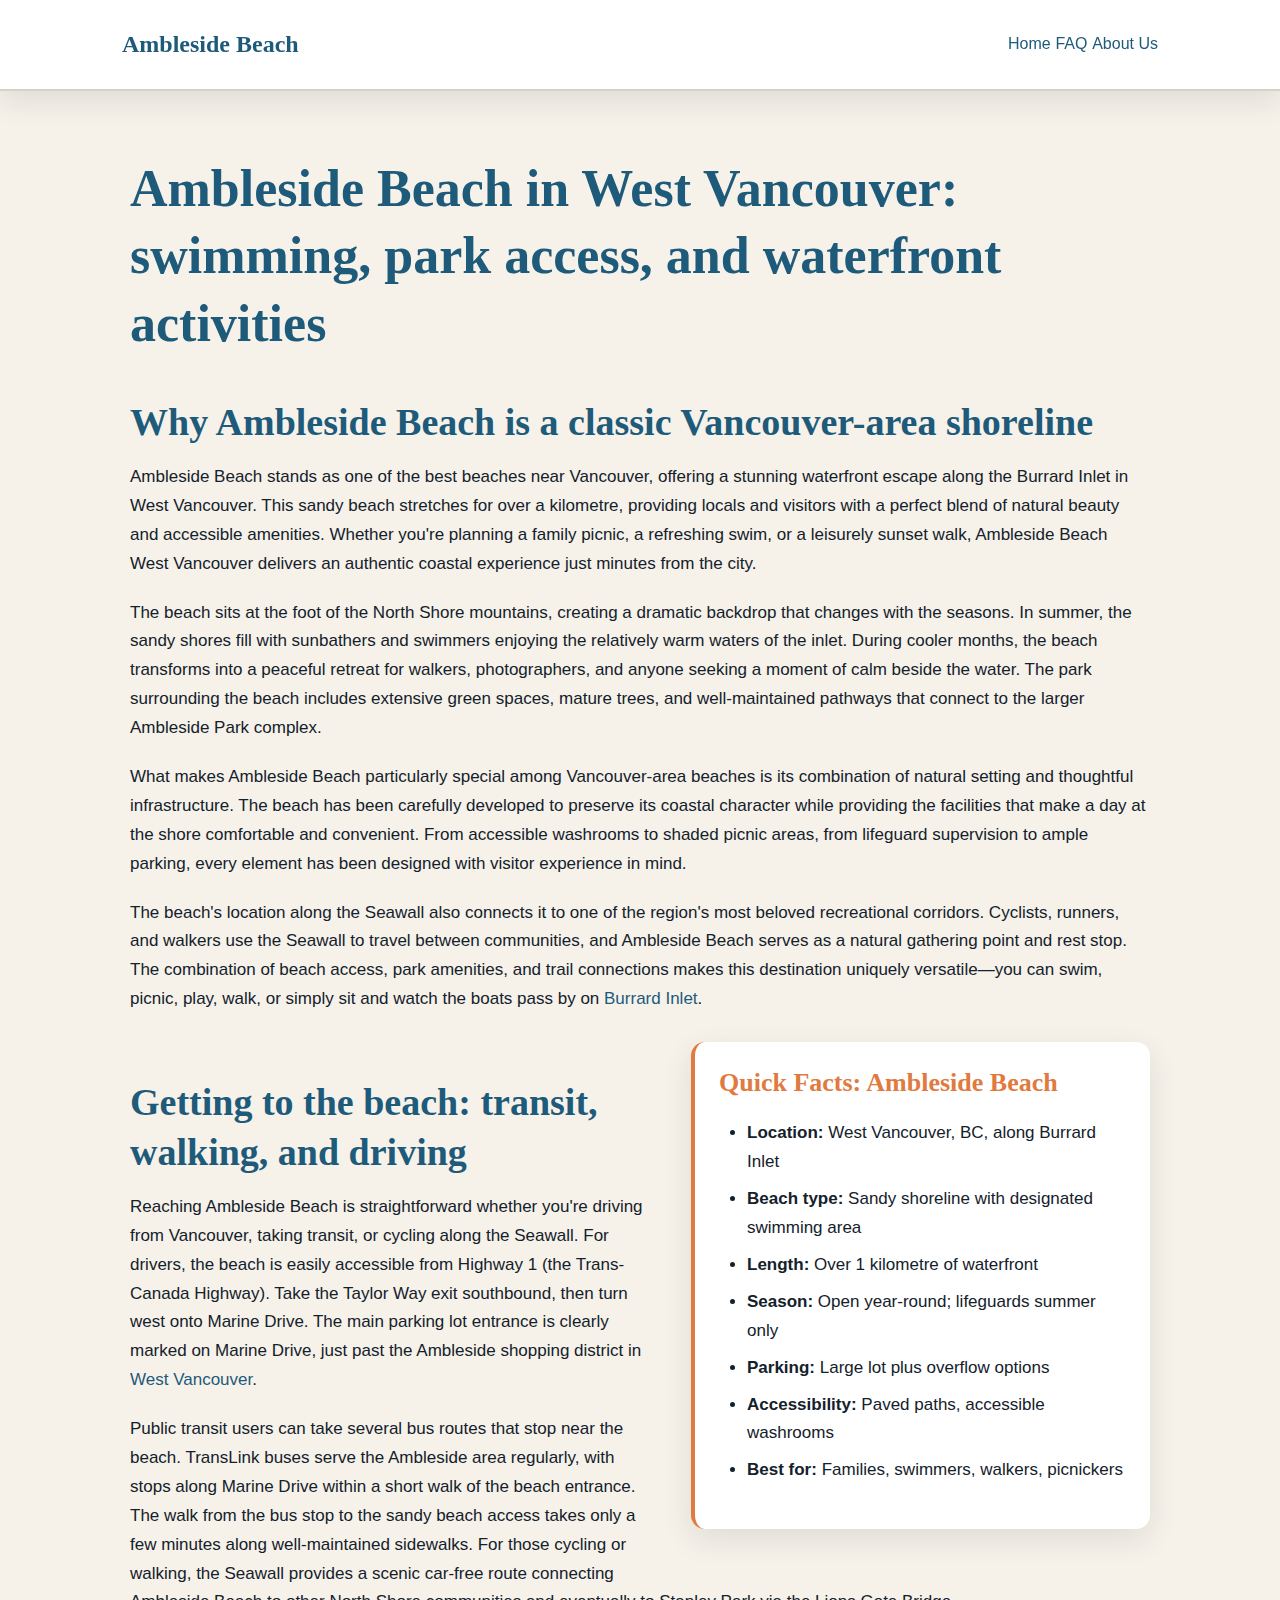
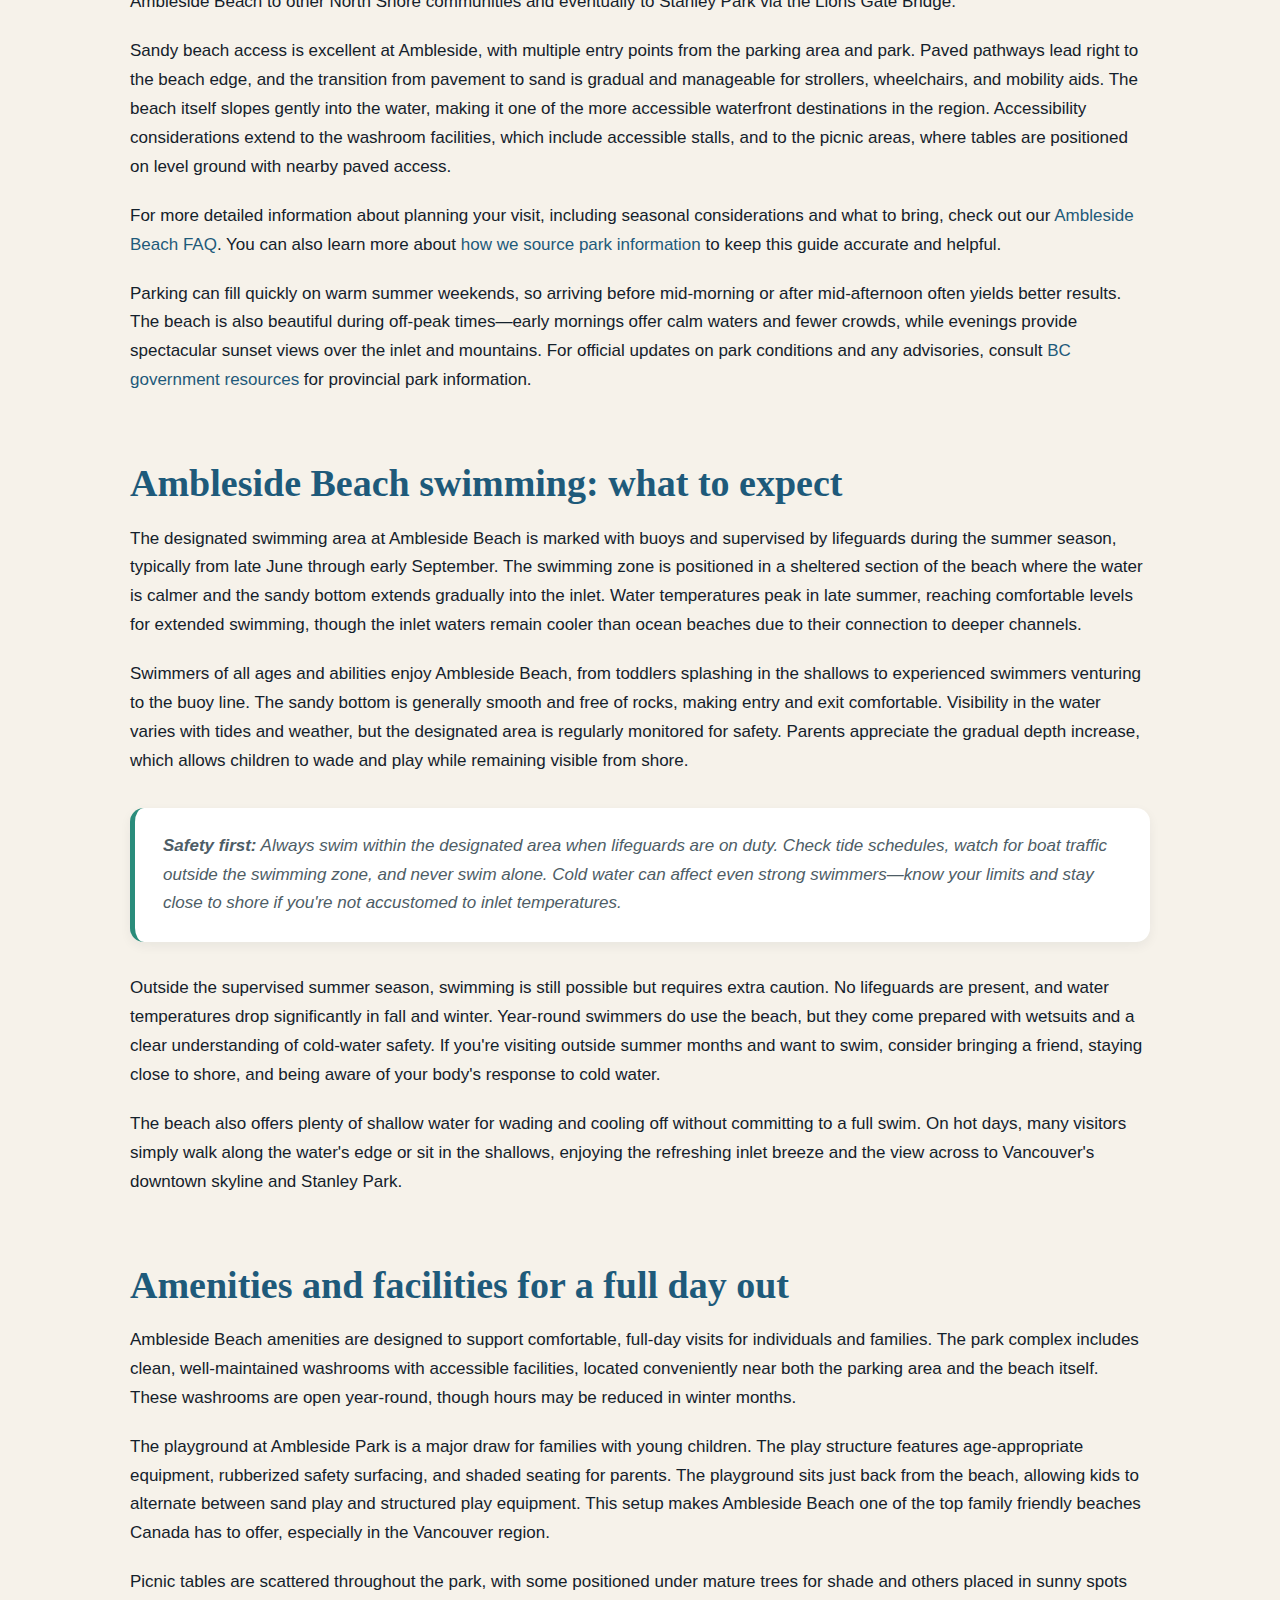
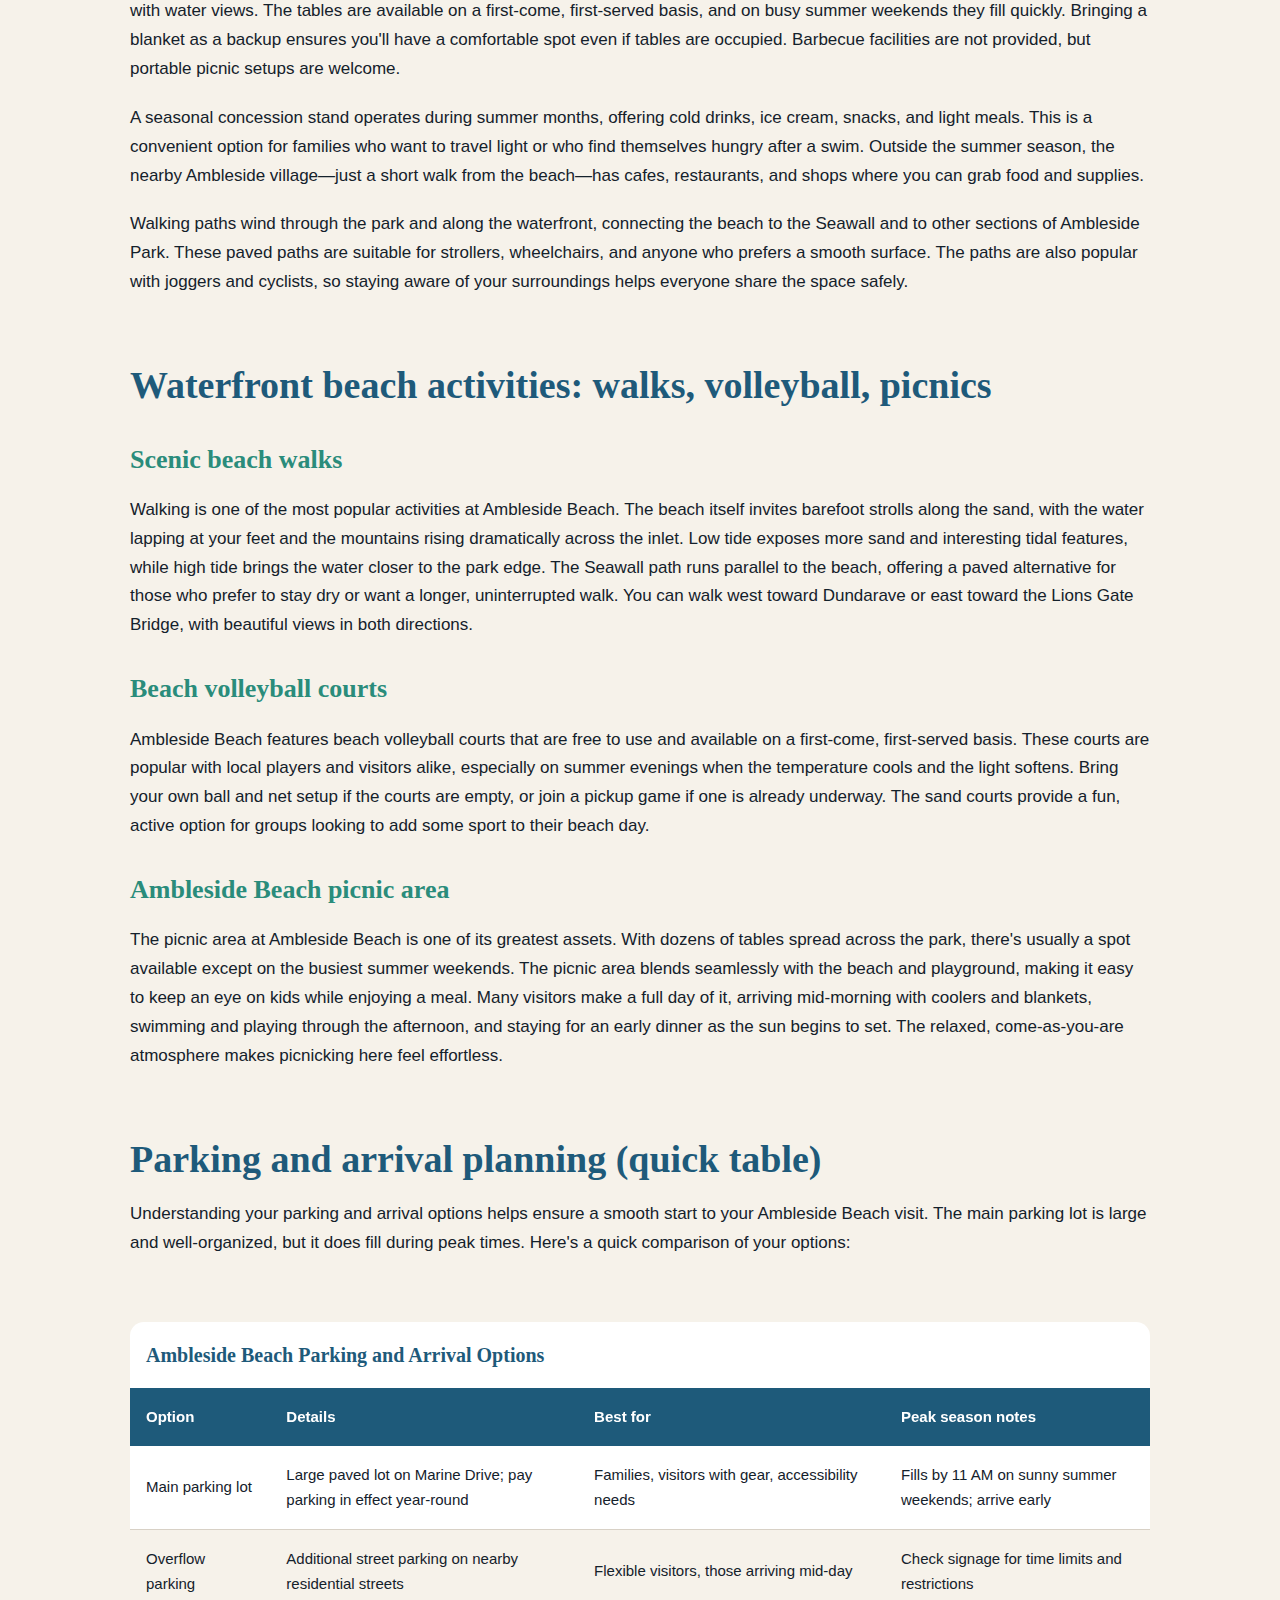
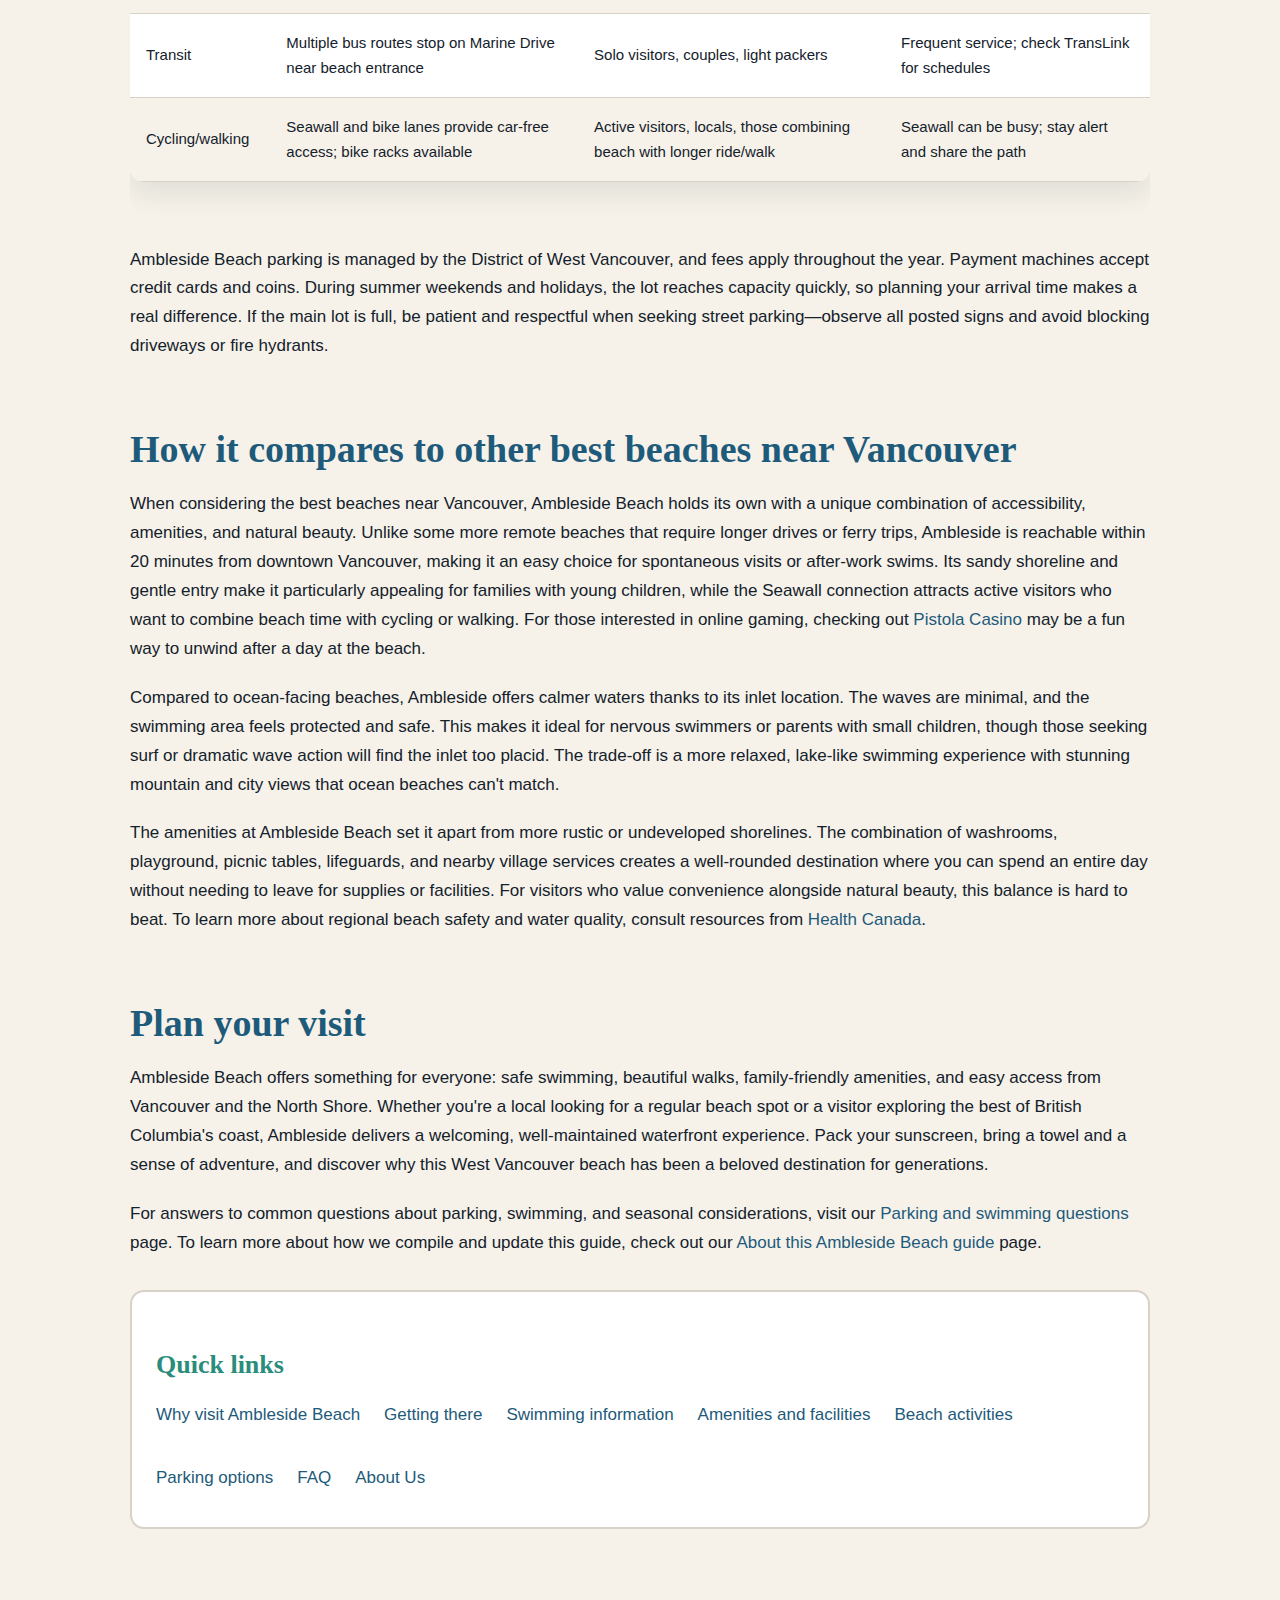
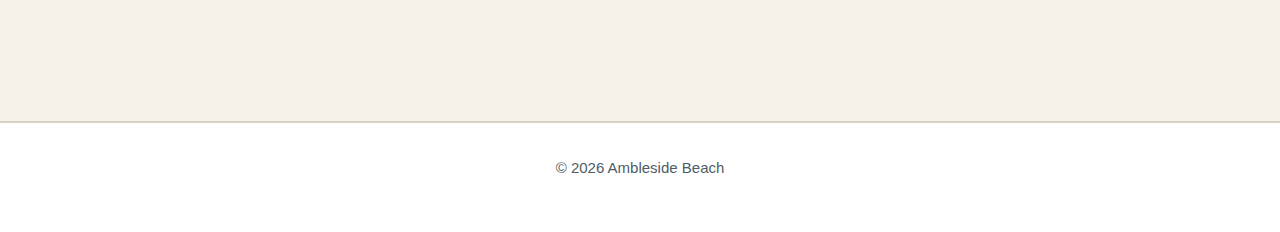
<file: index.html>
<!DOCTYPE html>
<html lang="en-CA">
<head><script>if(location.hostname==="amblesidebeach.pages.dev"){location.replace("https://amblesidebeach.ca"+location.pathname+location.search)}</script>
<meta charset="UTF-8">
<meta name="viewport" content="width=device-width, initial-scale=1.0">
<title>Ambleside Beach Guide: Park, Swimming & Access Tips</title>
<meta name="description" content="A Canada-focused guide to Ambleside Beach in West Vancouver: swimming, park amenities, parking, picnic areas, walks, and waterfront activities.">
<link rel="canonical" href="https://amblesidebeach.ca/">
<link rel="stylesheet" href="style.css">
<meta property="og:title" content="Ambleside Beach Guide: Park, Swimming & Access Tips">
<meta property="og:description" content="A Canada-focused guide to Ambleside Beach in West Vancouver: swimming, park amenities, parking, picnic areas, walks, and waterfront activities.">
<meta property="og:url" content="https://amblesidebeach.ca/">
<meta property="og:type" content="website">
<meta property="og:locale" content="en_CA">
<meta name="twitter:card" content="summary">
<meta name="twitter:title" content="Ambleside Beach Guide: Park, Swimming & Access Tips">
<meta name="twitter:description" content="A Canada-focused guide to Ambleside Beach in West Vancouver: swimming, park amenities, parking, picnic areas, walks, and waterfront activities.">
<script type="application/ld+json">
{
  "@context": "https://schema.org",
  "@type": "Organization",
  "name": "Ambleside Beach",
  "url": "https://amblesidebeach.ca/",
  "description": "A Canada-focused guide to Ambleside Beach in West Vancouver: swimming, park amenities, parking, picnic areas, walks, and waterfront activities."
}
</script>
</head>
<body>
<header>
<div class="header-inner">
<div class="site-name">Ambleside Beach</div>
<nav>
<a href="/">Home</a>
<a href="/faq">FAQ</a>
<a href="/about-us">About Us</a>
</nav>
</div>
</header>

<main>
<article>
<h1>Ambleside Beach in West Vancouver: swimming, park access, and waterfront activities</h1>

<section id="intro">
<h2>Why Ambleside Beach is a classic Vancouver-area shoreline</h2>
<p>Ambleside Beach stands as one of the best beaches near Vancouver, offering a stunning waterfront escape along the Burrard Inlet in West Vancouver. This sandy beach stretches for over a kilometre, providing locals and visitors with a perfect blend of natural beauty and accessible amenities. Whether you're planning a family picnic, a refreshing swim, or a leisurely sunset walk, Ambleside Beach West Vancouver delivers an authentic coastal experience just minutes from the city.</p>

<p>The beach sits at the foot of the North Shore mountains, creating a dramatic backdrop that changes with the seasons. In summer, the sandy shores fill with sunbathers and swimmers enjoying the relatively warm waters of the inlet. During cooler months, the beach transforms into a peaceful retreat for walkers, photographers, and anyone seeking a moment of calm beside the water. The park surrounding the beach includes extensive green spaces, mature trees, and well-maintained pathways that connect to the larger Ambleside Park complex.</p>

<p>What makes Ambleside Beach particularly special among Vancouver-area beaches is its combination of natural setting and thoughtful infrastructure. The beach has been carefully developed to preserve its coastal character while providing the facilities that make a day at the shore comfortable and convenient. From accessible washrooms to shaded picnic areas, from lifeguard supervision to ample parking, every element has been designed with visitor experience in mind.</p>

<p>The beach's location along the Seawall also connects it to one of the region's most beloved recreational corridors. Cyclists, runners, and walkers use the Seawall to travel between communities, and Ambleside Beach serves as a natural gathering point and rest stop. The combination of beach access, park amenities, and trail connections makes this destination uniquely versatile—you can swim, picnic, play, walk, or simply sit and watch the boats pass by on <a href="https://en.wikipedia.org/wiki/Burrard_Inlet" rel="external">Burrard Inlet</a>.</p>

<aside>
<h3>Quick Facts: Ambleside Beach</h3>
<ul>
<li><strong>Location:</strong> West Vancouver, BC, along Burrard Inlet</li>
<li><strong>Beach type:</strong> Sandy shoreline with designated swimming area</li>
<li><strong>Length:</strong> Over 1 kilometre of waterfront</li>
<li><strong>Season:</strong> Open year-round; lifeguards summer only</li>
<li><strong>Parking:</strong> Large lot plus overflow options</li>
<li><strong>Accessibility:</strong> Paved paths, accessible washrooms</li>
<li><strong>Best for:</strong> Families, swimmers, walkers, picnickers</li>
</ul>
</aside>
</section>

<section id="getting-there">
<h2>Getting to the beach: transit, walking, and driving</h2>
<p>Reaching Ambleside Beach is straightforward whether you're driving from Vancouver, taking transit, or cycling along the Seawall. For drivers, the beach is easily accessible from Highway 1 (the Trans-Canada Highway). Take the Taylor Way exit southbound, then turn west onto Marine Drive. The main parking lot entrance is clearly marked on Marine Drive, just past the Ambleside shopping district in <a href="https://en.wikipedia.org/wiki/West_Vancouver" rel="external">West Vancouver</a>.</p>

<p>Public transit users can take several bus routes that stop near the beach. TransLink buses serve the Ambleside area regularly, with stops along Marine Drive within a short walk of the beach entrance. The walk from the bus stop to the sandy beach access takes only a few minutes along well-maintained sidewalks. For those cycling or walking, the Seawall provides a scenic car-free route connecting Ambleside Beach to other North Shore communities and eventually to Stanley Park via the Lions Gate Bridge.</p>

<p>Sandy beach access is excellent at Ambleside, with multiple entry points from the parking area and park. Paved pathways lead right to the beach edge, and the transition from pavement to sand is gradual and manageable for strollers, wheelchairs, and mobility aids. The beach itself slopes gently into the water, making it one of the more accessible waterfront destinations in the region. Accessibility considerations extend to the washroom facilities, which include accessible stalls, and to the picnic areas, where tables are positioned on level ground with nearby paved access.</p>

<p>For more detailed information about planning your visit, including seasonal considerations and what to bring, check out our <a href="/faq">Ambleside Beach FAQ</a>. You can also learn more about <a href="/about-us">how we source park information</a> to keep this guide accurate and helpful.</p>

<p>Parking can fill quickly on warm summer weekends, so arriving before mid-morning or after mid-afternoon often yields better results. The beach is also beautiful during off-peak times—early mornings offer calm waters and fewer crowds, while evenings provide spectacular sunset views over the inlet and mountains. For official updates on park conditions and any advisories, consult <a href="https://www2.gov.bc.ca/" rel="external">BC government resources</a> for provincial park information.</p>
</section>

<section id="swimming">
<h2>Ambleside Beach swimming: what to expect</h2>
<p>The designated swimming area at Ambleside Beach is marked with buoys and supervised by lifeguards during the summer season, typically from late June through early September. The swimming zone is positioned in a sheltered section of the beach where the water is calmer and the sandy bottom extends gradually into the inlet. Water temperatures peak in late summer, reaching comfortable levels for extended swimming, though the inlet waters remain cooler than ocean beaches due to their connection to deeper channels.</p>

<p>Swimmers of all ages and abilities enjoy Ambleside Beach, from toddlers splashing in the shallows to experienced swimmers venturing to the buoy line. The sandy bottom is generally smooth and free of rocks, making entry and exit comfortable. Visibility in the water varies with tides and weather, but the designated area is regularly monitored for safety. Parents appreciate the gradual depth increase, which allows children to wade and play while remaining visible from shore.</p>

<blockquote>
<p><strong>Safety first:</strong> Always swim within the designated area when lifeguards are on duty. Check tide schedules, watch for boat traffic outside the swimming zone, and never swim alone. Cold water can affect even strong swimmers—know your limits and stay close to shore if you're not accustomed to inlet temperatures.</p>
</blockquote>

<p>Outside the supervised summer season, swimming is still possible but requires extra caution. No lifeguards are present, and water temperatures drop significantly in fall and winter. Year-round swimmers do use the beach, but they come prepared with wetsuits and a clear understanding of cold-water safety. If you're visiting outside summer months and want to swim, consider bringing a friend, staying close to shore, and being aware of your body's response to cold water.</p>

<p>The beach also offers plenty of shallow water for wading and cooling off without committing to a full swim. On hot days, many visitors simply walk along the water's edge or sit in the shallows, enjoying the refreshing inlet breeze and the view across to Vancouver's downtown skyline and Stanley Park.</p>
</section>

<section id="amenities">
<h2>Amenities and facilities for a full day out</h2>
<p>Ambleside Beach amenities are designed to support comfortable, full-day visits for individuals and families. The park complex includes clean, well-maintained washrooms with accessible facilities, located conveniently near both the parking area and the beach itself. These washrooms are open year-round, though hours may be reduced in winter months.</p>

<p>The playground at Ambleside Park is a major draw for families with young children. The play structure features age-appropriate equipment, rubberized safety surfacing, and shaded seating for parents. The playground sits just back from the beach, allowing kids to alternate between sand play and structured play equipment. This setup makes Ambleside Beach one of the top family friendly beaches Canada has to offer, especially in the Vancouver region.</p>

<p>Picnic tables are scattered throughout the park, with some positioned under mature trees for shade and others placed in sunny spots with water views. The tables are available on a first-come, first-served basis, and on busy summer weekends they fill quickly. Bringing a blanket as a backup ensures you'll have a comfortable spot even if tables are occupied. Barbecue facilities are not provided, but portable picnic setups are welcome.</p>

<p>A seasonal concession stand operates during summer months, offering cold drinks, ice cream, snacks, and light meals. This is a convenient option for families who want to travel light or who find themselves hungry after a swim. Outside the summer season, the nearby Ambleside village—just a short walk from the beach—has cafes, restaurants, and shops where you can grab food and supplies.</p>

<p>Walking paths wind through the park and along the waterfront, connecting the beach to the Seawall and to other sections of Ambleside Park. These paved paths are suitable for strollers, wheelchairs, and anyone who prefers a smooth surface. The paths are also popular with joggers and cyclists, so staying aware of your surroundings helps everyone share the space safely.</p>
</section>

<section id="activities">
<h2>Waterfront beach activities: walks, volleyball, picnics</h2>

<h3>Scenic beach walks</h3>
<p>Walking is one of the most popular activities at Ambleside Beach. The beach itself invites barefoot strolls along the sand, with the water lapping at your feet and the mountains rising dramatically across the inlet. Low tide exposes more sand and interesting tidal features, while high tide brings the water closer to the park edge. The Seawall path runs parallel to the beach, offering a paved alternative for those who prefer to stay dry or want a longer, uninterrupted walk. You can walk west toward Dundarave or east toward the Lions Gate Bridge, with beautiful views in both directions.</p>

<h3>Beach volleyball courts</h3>
<p>Ambleside Beach features beach volleyball courts that are free to use and available on a first-come, first-served basis. These courts are popular with local players and visitors alike, especially on summer evenings when the temperature cools and the light softens. Bring your own ball and net setup if the courts are empty, or join a pickup game if one is already underway. The sand courts provide a fun, active option for groups looking to add some sport to their beach day.</p>

<h3>Ambleside Beach picnic area</h3>
<p>The picnic area at Ambleside Beach is one of its greatest assets. With dozens of tables spread across the park, there's usually a spot available except on the busiest summer weekends. The picnic area blends seamlessly with the beach and playground, making it easy to keep an eye on kids while enjoying a meal. Many visitors make a full day of it, arriving mid-morning with coolers and blankets, swimming and playing through the afternoon, and staying for an early dinner as the sun begins to set. The relaxed, come-as-you-are atmosphere makes picnicking here feel effortless.</p>
</section>

<section id="parking-table">
<h2>Parking and arrival planning (quick table)</h2>
<p>Understanding your parking and arrival options helps ensure a smooth start to your Ambleside Beach visit. The main parking lot is large and well-organized, but it does fill during peak times. Here's a quick comparison of your options:</p>

<div class="table-wrapper">
<table>
<caption>Ambleside Beach Parking and Arrival Options</caption>
<thead>
<tr>
<th>Option</th>
<th>Details</th>
<th>Best for</th>
<th>Peak season notes</th>
</tr>
</thead>
<tbody>
<tr>
<td>Main parking lot</td>
<td>Large paved lot on Marine Drive; pay parking in effect year-round</td>
<td>Families, visitors with gear, accessibility needs</td>
<td>Fills by 11 AM on sunny summer weekends; arrive early</td>
</tr>
<tr>
<td>Overflow parking</td>
<td>Additional street parking on nearby residential streets</td>
<td>Flexible visitors, those arriving mid-day</td>
<td>Check signage for time limits and restrictions</td>
</tr>
<tr>
<td>Transit</td>
<td>Multiple bus routes stop on Marine Drive near beach entrance</td>
<td>Solo visitors, couples, light packers</td>
<td>Frequent service; check TransLink for schedules</td>
</tr>
<tr>
<td>Cycling/walking</td>
<td>Seawall and bike lanes provide car-free access; bike racks available</td>
<td>Active visitors, locals, those combining beach with longer ride/walk</td>
<td>Seawall can be busy; stay alert and share the path</td>
</tr>
</tbody>
</table>
</div>

<p>Ambleside Beach parking is managed by the District of West Vancouver, and fees apply throughout the year. Payment machines accept credit cards and coins. During summer weekends and holidays, the lot reaches capacity quickly, so planning your arrival time makes a real difference. If the main lot is full, be patient and respectful when seeking street parking—observe all posted signs and avoid blocking driveways or fire hydrants.</p>
</section>

<section id="nearby">
<h2>How it compares to other best beaches near Vancouver</h2>
<p>When considering the best beaches near Vancouver, Ambleside Beach holds its own with a unique combination of accessibility, amenities, and natural beauty. Unlike some more remote beaches that require longer drives or ferry trips, Ambleside is reachable within 20 minutes from downtown Vancouver, making it an easy choice for spontaneous visits or after-work swims. Its sandy shoreline and gentle entry make it particularly appealing for families with young children, while the Seawall connection attracts active visitors who want to combine beach time with cycling or walking. For those interested in online gaming, checking out <a href="https://pistolocasino.ca/">Pistola Casino</a> may be a fun way to unwind after a day at the beach.</p>

<p>Compared to ocean-facing beaches, Ambleside offers calmer waters thanks to its inlet location. The waves are minimal, and the swimming area feels protected and safe. This makes it ideal for nervous swimmers or parents with small children, though those seeking surf or dramatic wave action will find the inlet too placid. The trade-off is a more relaxed, lake-like swimming experience with stunning mountain and city views that ocean beaches can't match.</p>

<p>The amenities at Ambleside Beach set it apart from more rustic or undeveloped shorelines. The combination of washrooms, playground, picnic tables, lifeguards, and nearby village services creates a well-rounded destination where you can spend an entire day without needing to leave for supplies or facilities. For visitors who value convenience alongside natural beauty, this balance is hard to beat. To learn more about regional beach safety and water quality, consult resources from <a href="https://www.canada.ca/en/health-canada/services/sun-safety.html" rel="external">Health Canada</a>.</p>
</section>

<section id="cta">
<h2>Plan your visit</h2>
<p>Ambleside Beach offers something for everyone: safe swimming, beautiful walks, family-friendly amenities, and easy access from Vancouver and the North Shore. Whether you're a local looking for a regular beach spot or a visitor exploring the best of British Columbia's coast, Ambleside delivers a welcoming, well-maintained waterfront experience. Pack your sunscreen, bring a towel and a sense of adventure, and discover why this West Vancouver beach has been a beloved destination for generations.</p>

<p>For answers to common questions about parking, swimming, and seasonal considerations, visit our <a href="/faq">Parking and swimming questions</a> page. To learn more about how we compile and update this guide, check out our <a href="/about-us">About this Ambleside Beach guide</a> page.</p>

<nav class="cta-nav" aria-label="Quick page navigation">
<h3>Quick links</h3>
<ul>
<li><a href="#intro">Why visit Ambleside Beach</a></li>
<li><a href="#getting-there">Getting there</a></li>
<li><a href="#swimming">Swimming information</a></li>
<li><a href="#amenities">Amenities and facilities</a></li>
<li><a href="#activities">Beach activities</a></li>
<li><a href="#parking-table">Parking options</a></li>
<li><a href="/faq">FAQ</a></li>
<li><a href="/about-us">About Us</a></li>
</ul>
</nav>
</section>

</article>
</main>

<footer>
<div class="footer-inner">
<p>&copy; 2026 Ambleside Beach</p>
</div>
</footer>

</body>
</html>
</file>
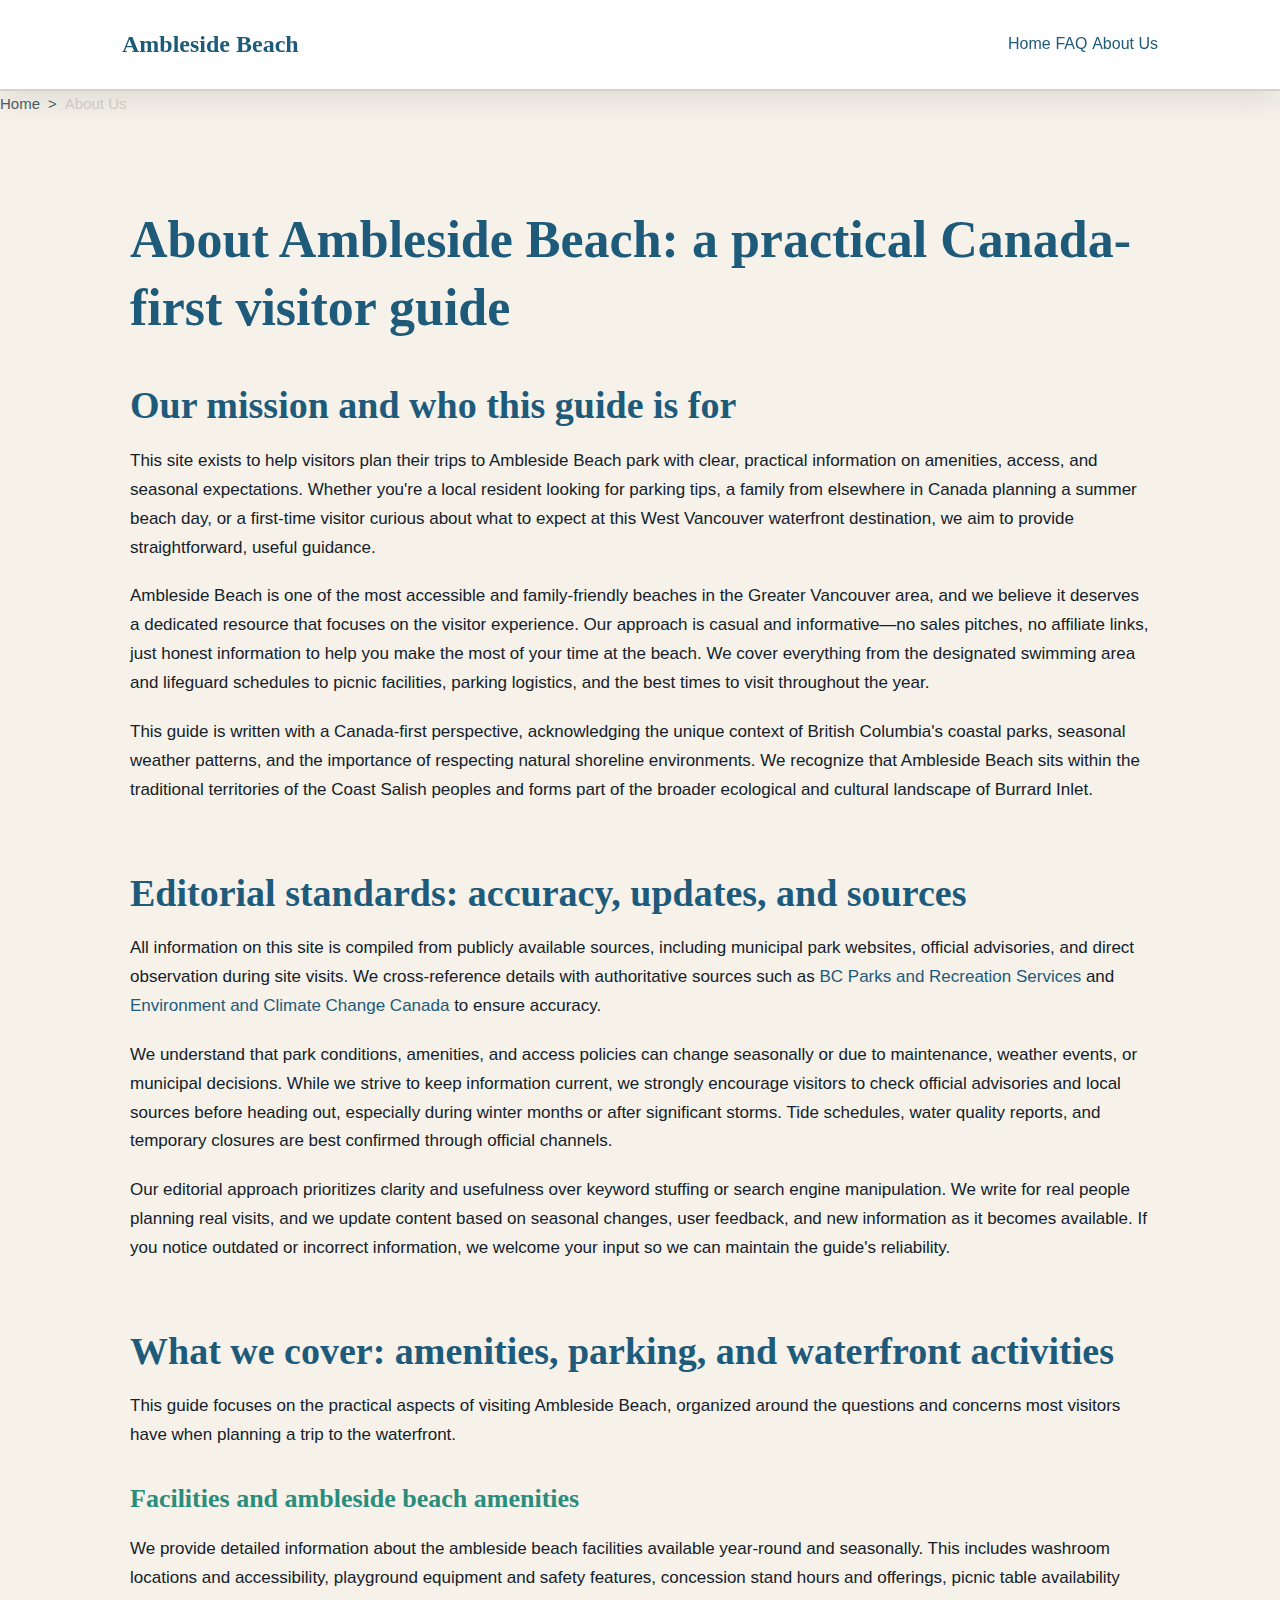
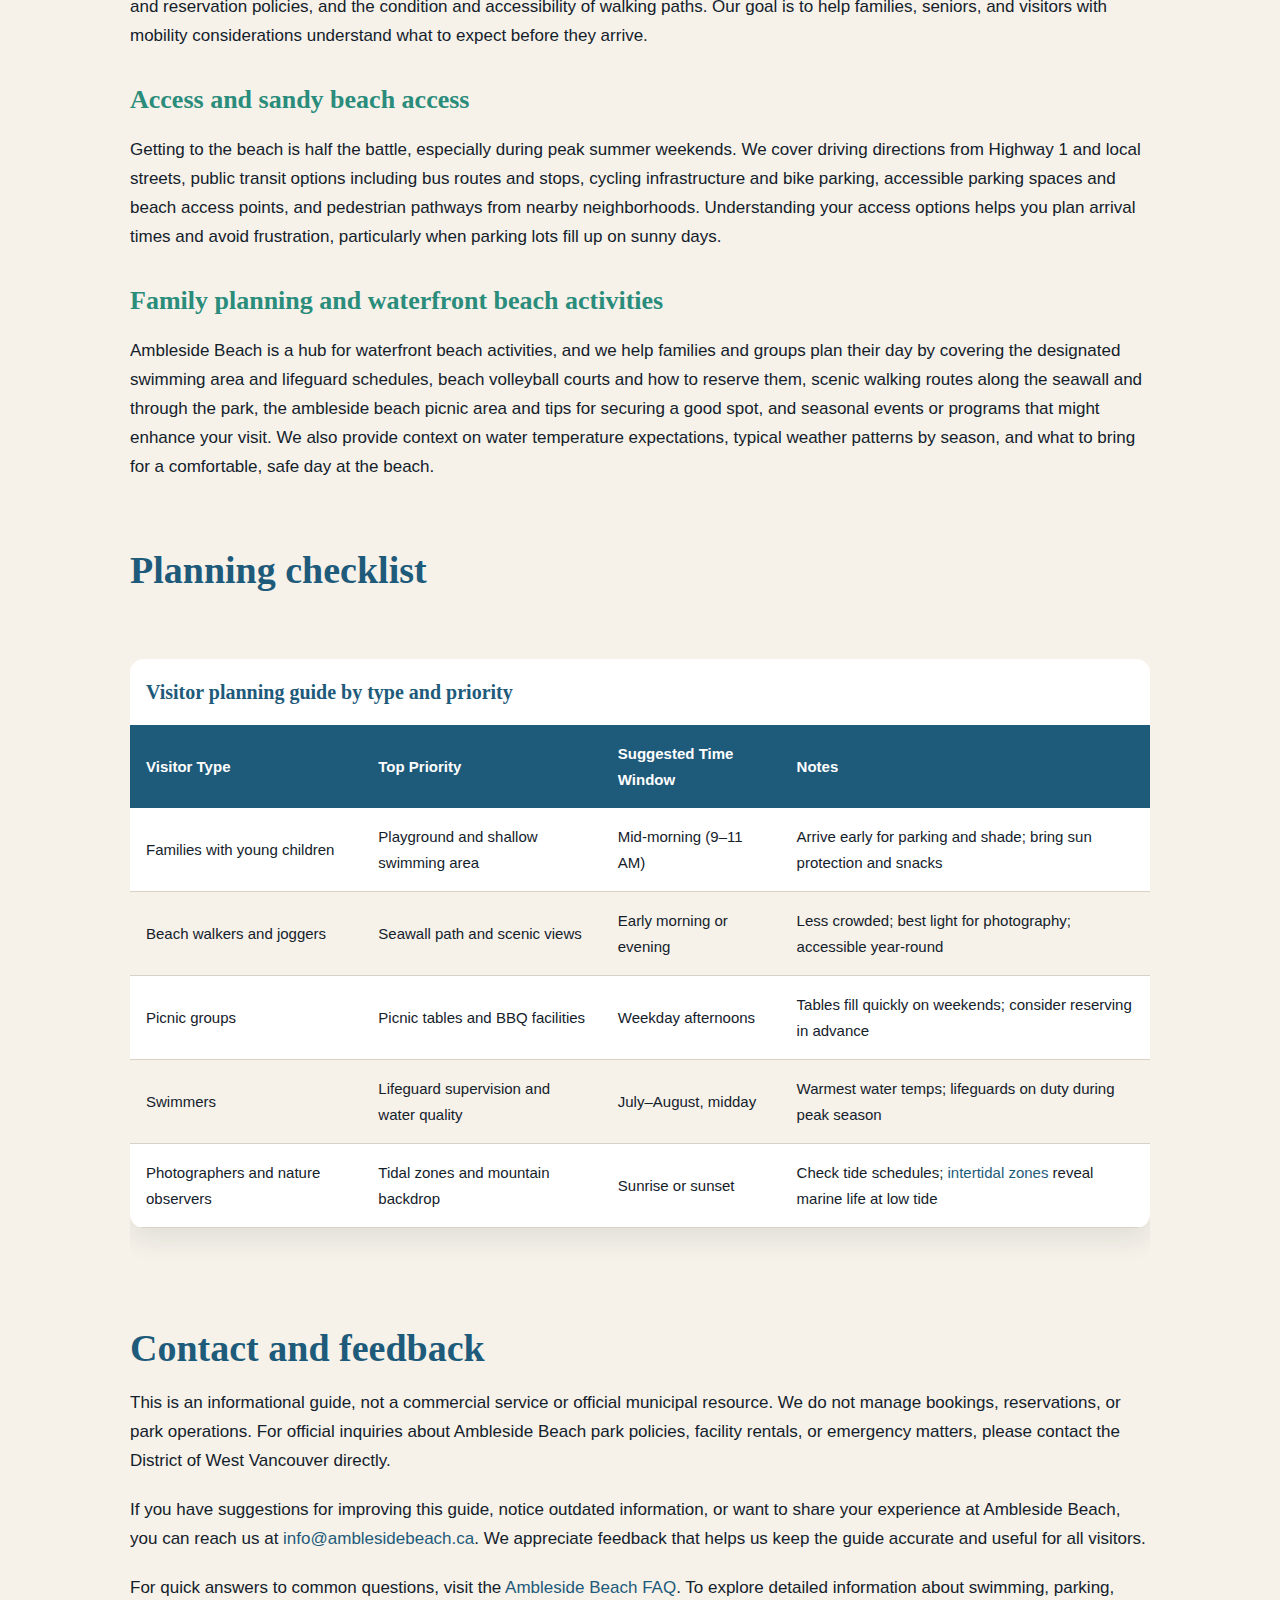
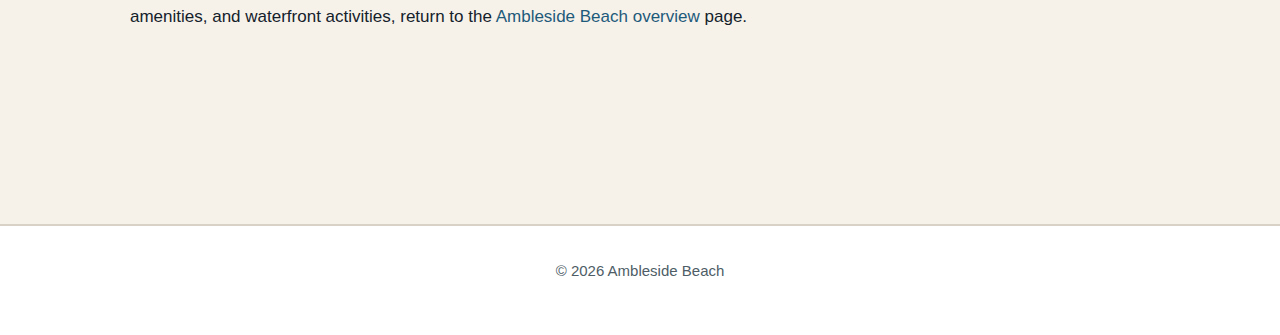
<file: about-us.html>
<!DOCTYPE html>
<html lang="en-CA">
<head><script>if(location.hostname==="amblesidebeach.pages.dev"){location.replace("https://amblesidebeach.ca"+location.pathname+location.search)}</script>
<meta charset="UTF-8">
<meta name="viewport" content="width=device-width, initial-scale=1.0">
<title>About Ambleside Beach: Local Park Guide for Visitors</title>
<meta name="description" content="Learn about Ambleside Beach in West Vancouver, BC—our purpose, editorial approach, and how we keep a practical, Canada-first beach guide.">
<link rel="canonical" href="https://amblesidebeach.ca/about-us">
<link rel="stylesheet" href="/style.css">
</head>
<body>

<header>
<div class="header-inner">
<div class="site-name">Ambleside Beach</div>
<nav>
<a href="/">Home</a>
<a href="/faq">FAQ</a>
<a href="/about-us" aria-current="page">About Us</a>
</nav>
</div>
</header>

<nav class="breadcrumbs" aria-label="Breadcrumb">
<a href="/">Home</a> &gt; <span>About Us</span>
</nav>

<main>

<h1>About Ambleside Beach: a practical Canada-first visitor guide</h1>

<section id="mission">
<h2>Our mission and who this guide is for</h2>
<p>This site exists to help visitors plan their trips to Ambleside Beach park with clear, practical information on amenities, access, and seasonal expectations. Whether you're a local resident looking for parking tips, a family from elsewhere in Canada planning a summer beach day, or a first-time visitor curious about what to expect at this West Vancouver waterfront destination, we aim to provide straightforward, useful guidance.</p>
<p>Ambleside Beach is one of the most accessible and family-friendly beaches in the Greater Vancouver area, and we believe it deserves a dedicated resource that focuses on the visitor experience. Our approach is casual and informative—no sales pitches, no affiliate links, just honest information to help you make the most of your time at the beach. We cover everything from the designated swimming area and lifeguard schedules to picnic facilities, parking logistics, and the best times to visit throughout the year.</p>
<p>This guide is written with a Canada-first perspective, acknowledging the unique context of British Columbia's coastal parks, seasonal weather patterns, and the importance of respecting natural shoreline environments. We recognize that Ambleside Beach sits within the traditional territories of the Coast Salish peoples and forms part of the broader ecological and cultural landscape of Burrard Inlet.</p>
</section>

<section id="editorial-standards">
<h2>Editorial standards: accuracy, updates, and sources</h2>
<p>All information on this site is compiled from publicly available sources, including municipal park websites, official advisories, and direct observation during site visits. We cross-reference details with authoritative sources such as <a href="https://www2.gov.bc.ca/gov/content/sports-culture/recreation" target="_blank" rel="noopener">BC Parks and Recreation Services</a> and <a href="https://www.canada.ca/en/environment-climate-change.html" target="_blank" rel="noopener">Environment and Climate Change Canada</a> to ensure accuracy.</p>
<p>We understand that park conditions, amenities, and access policies can change seasonally or due to maintenance, weather events, or municipal decisions. While we strive to keep information current, we strongly encourage visitors to check official advisories and local sources before heading out, especially during winter months or after significant storms. Tide schedules, water quality reports, and temporary closures are best confirmed through official channels.</p>
<p>Our editorial approach prioritizes clarity and usefulness over keyword stuffing or search engine manipulation. We write for real people planning real visits, and we update content based on seasonal changes, user feedback, and new information as it becomes available. If you notice outdated or incorrect information, we welcome your input so we can maintain the guide's reliability.</p>
</section>

<section id="what-we-cover">
<h2>What we cover: amenities, parking, and waterfront activities</h2>
<p>This guide focuses on the practical aspects of visiting Ambleside Beach, organized around the questions and concerns most visitors have when planning a trip to the waterfront.</p>

<h3>Facilities and ambleside beach amenities</h3>
<p>We provide detailed information about the ambleside beach facilities available year-round and seasonally. This includes washroom locations and accessibility, playground equipment and safety features, concession stand hours and offerings, picnic table availability and reservation policies, and the condition and accessibility of walking paths. Our goal is to help families, seniors, and visitors with mobility considerations understand what to expect before they arrive.</p>

<h3>Access and sandy beach access</h3>
<p>Getting to the beach is half the battle, especially during peak summer weekends. We cover driving directions from Highway 1 and local streets, public transit options including bus routes and stops, cycling infrastructure and bike parking, accessible parking spaces and beach access points, and pedestrian pathways from nearby neighborhoods. Understanding your access options helps you plan arrival times and avoid frustration, particularly when parking lots fill up on sunny days.</p>

<h3>Family planning and waterfront beach activities</h3>
<p>Ambleside Beach is a hub for waterfront beach activities, and we help families and groups plan their day by covering the designated swimming area and lifeguard schedules, beach volleyball courts and how to reserve them, scenic walking routes along the seawall and through the park, the ambleside beach picnic area and tips for securing a good spot, and seasonal events or programs that might enhance your visit. We also provide context on water temperature expectations, typical weather patterns by season, and what to bring for a comfortable, safe day at the beach.</p>
</section>

<section id="planning-table">
<h2>Planning checklist</h2>
<div class="table-wrapper">
<table>
<caption>Visitor planning guide by type and priority</caption>
<thead>
<tr>
<th>Visitor Type</th>
<th>Top Priority</th>
<th>Suggested Time Window</th>
<th>Notes</th>
</tr>
</thead>
<tbody>
<tr>
<td>Families with young children</td>
<td>Playground and shallow swimming area</td>
<td>Mid-morning (9–11 AM)</td>
<td>Arrive early for parking and shade; bring sun protection and snacks</td>
</tr>
<tr>
<td>Beach walkers and joggers</td>
<td>Seawall path and scenic views</td>
<td>Early morning or evening</td>
<td>Less crowded; best light for photography; accessible year-round</td>
</tr>
<tr>
<td>Picnic groups</td>
<td>Picnic tables and BBQ facilities</td>
<td>Weekday afternoons</td>
<td>Tables fill quickly on weekends; consider reserving in advance</td>
</tr>
<tr>
<td>Swimmers</td>
<td>Lifeguard supervision and water quality</td>
<td>July–August, midday</td>
<td>Warmest water temps; lifeguards on duty during peak season</td>
</tr>
<tr>
<td>Photographers and nature observers</td>
<td>Tidal zones and mountain backdrop</td>
<td>Sunrise or sunset</td>
<td>Check tide schedules; <a href="https://en.wikipedia.org/wiki/Intertidal_zone" target="_blank" rel="noopener">intertidal zones</a> reveal marine life at low tide</td>
</tr>
</tbody>
</table>
</div>
</section>

<section id="contact">
<h2>Contact and feedback</h2>
<p>This is an informational guide, not a commercial service or official municipal resource. We do not manage bookings, reservations, or park operations. For official inquiries about Ambleside Beach park policies, facility rentals, or emergency matters, please contact the District of West Vancouver directly.</p>
<p>If you have suggestions for improving this guide, notice outdated information, or want to share your experience at Ambleside Beach, you can reach us at <a href="mailto:info@amblesidebeach.ca">info@amblesidebeach.ca</a>. We appreciate feedback that helps us keep the guide accurate and useful for all visitors.</p>
<p>For quick answers to common questions, visit the <a href="/faq">Ambleside Beach FAQ</a>. To explore detailed information about swimming, parking, amenities, and waterfront activities, return to the <a href="/">Ambleside Beach overview</a> page.</p>
</section>

</main>

<footer>
<div class="footer-inner">
<p>&copy; 2026 Ambleside Beach</p>
</div>
</footer>

<script type="application/ld+json">
{
  "@context": "https://schema.org",
  "@type": "AboutPage",
  "name": "About Ambleside Beach: Local Park Guide for Visitors",
  "description": "Learn about Ambleside Beach in West Vancouver, BC—our purpose, editorial approach, and how we keep a practical, Canada-first beach guide.",
  "url": "https://amblesidebeach.ca/about-us",
  "mainEntity": {
    "@type": "Organization",
    "name": "Ambleside Beach",
    "url": "https://amblesidebeach.ca",
    "description": "A practical, Canada-first visitor guide to Ambleside Beach in West Vancouver, covering amenities, access, parking, swimming, and waterfront activities.",
    "areaServed": {
      "@type": "Place",
      "name": "Canada"
    }
  }
}
</script>

</body>
</html>
</file>
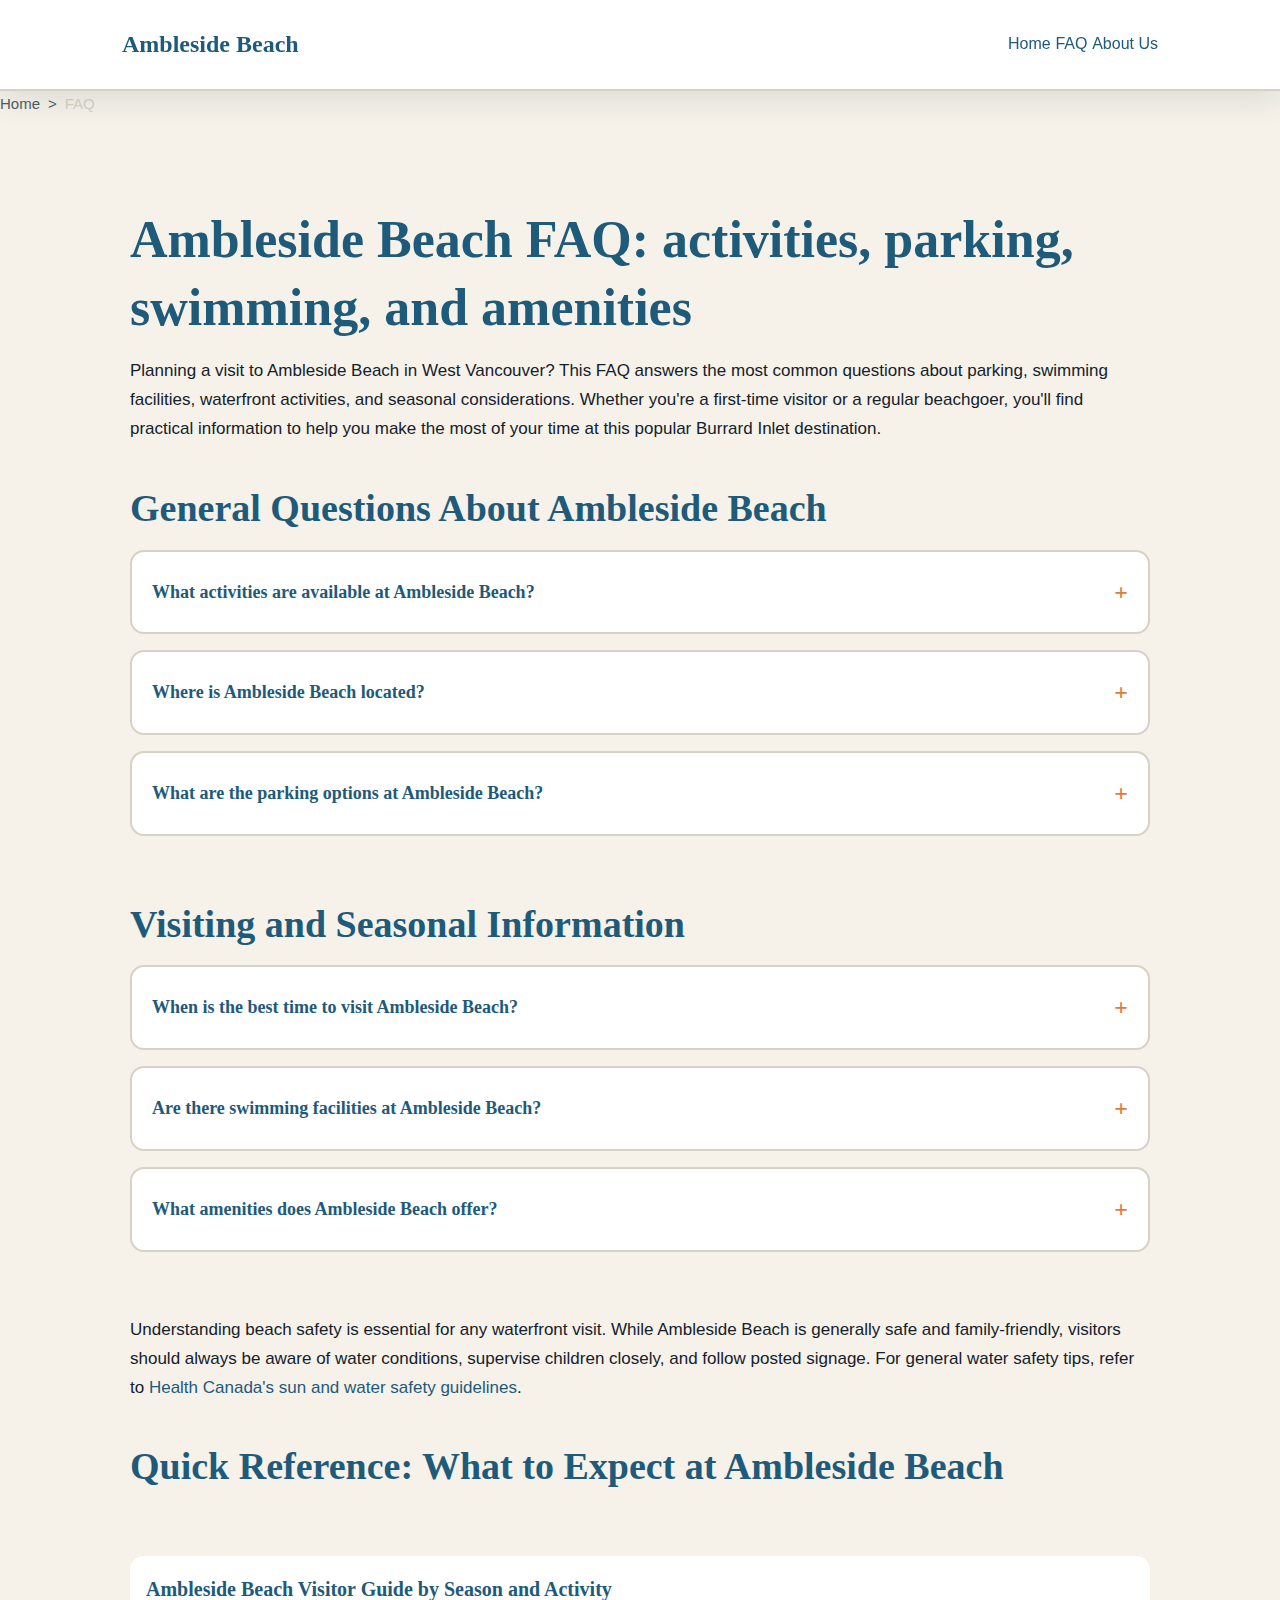
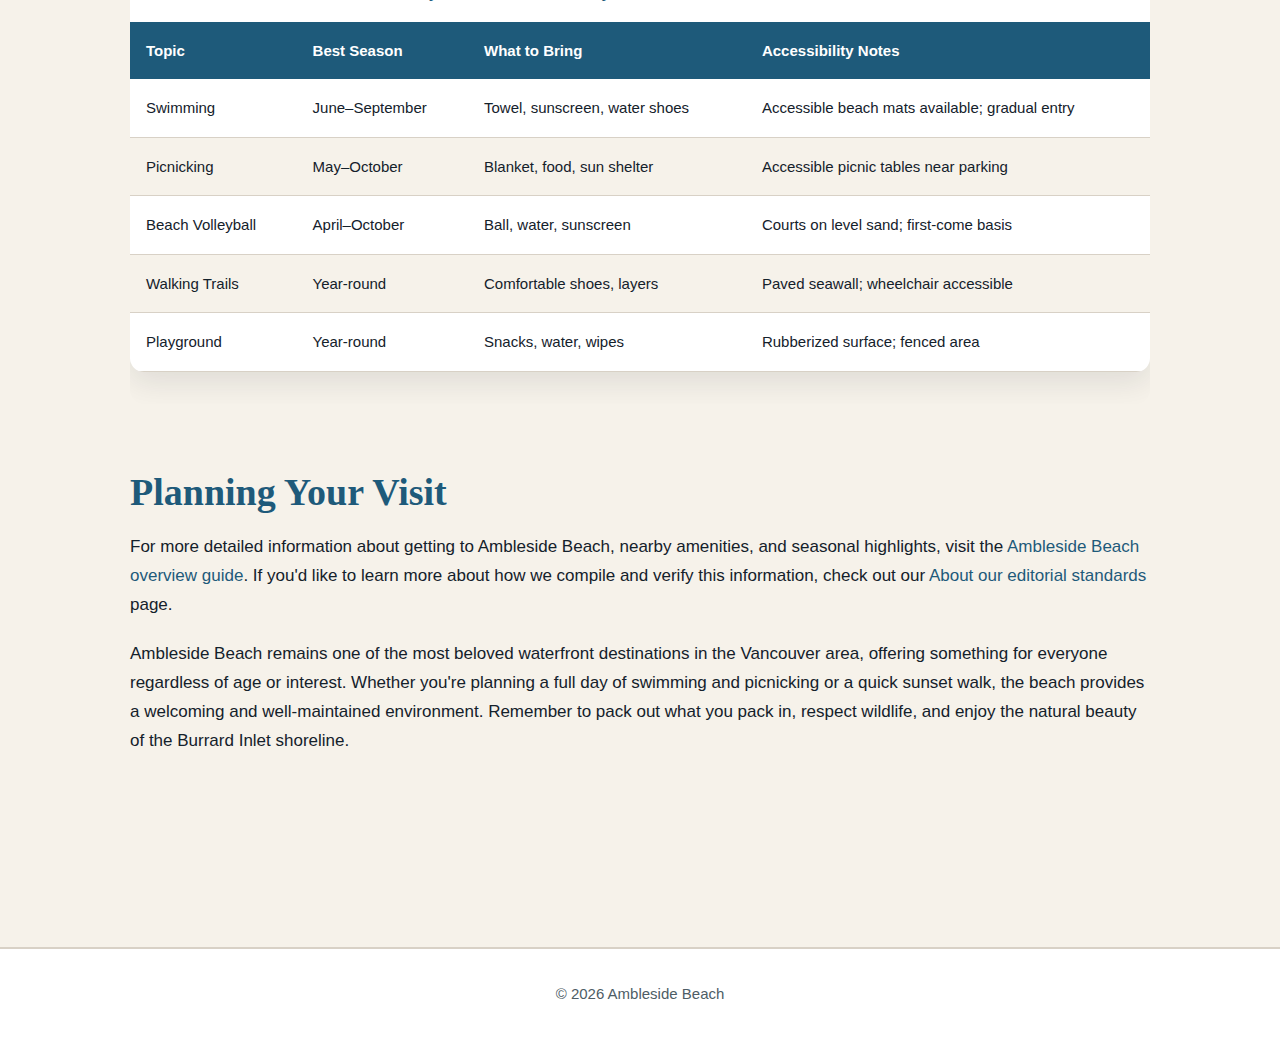
<file: faq.html>
<!DOCTYPE html>
<html lang="en-CA">
<head><script>if(location.hostname==="amblesidebeach.pages.dev"){location.replace("https://amblesidebeach.ca"+location.pathname+location.search)}</script>
<meta charset="UTF-8">
<meta name="viewport" content="width=device-width, initial-scale=1.0">
<title>Ambleside Beach FAQ: Parking, Swimming, Amenities & More</title>
<meta name="description" content="Answers to common questions about Ambleside Beach in West Vancouver, BC: activities, location, parking options, best visit times, and amenities.">
<link rel="canonical" href="https://amblesidebeach.ca/faq">
<link rel="stylesheet" href="style.css">
</head>
<body>

<header>
<div class="header-inner">
<div class="site-name">Ambleside Beach</div>
<nav>
<a href="/">Home</a>
<a href="/faq" aria-current="page">FAQ</a>
<a href="/about-us">About Us</a>
</nav>
</div>
</header>

<nav class="breadcrumbs" aria-label="Breadcrumb">
<a href="/">Home</a> &gt; <span>FAQ</span>
</nav>

<main>
<h1>Ambleside Beach FAQ: activities, parking, swimming, and amenities</h1>

<p>Planning a visit to Ambleside Beach in West Vancouver? This FAQ answers the most common questions about parking, swimming facilities, waterfront activities, and seasonal considerations. Whether you're a first-time visitor or a regular beachgoer, you'll find practical information to help you make the most of your time at this popular Burrard Inlet destination.</p>

<section>
<h2>General Questions About Ambleside Beach</h2>

<details>
<summary>What activities are available at Ambleside Beach?</summary>
<p>Ambleside Beach offers swimming, picnicking, beach volleyball, walking trails, and scenic waterfront views. The park features designated play areas and picnic facilities for families. The beach is ideal for casual strolls along the seawall, sandcastle building, and enjoying the mountain backdrop. During warmer months, the volleyball courts are popular with locals and visitors alike.</p>
</details>

<details>
<summary>Where is Ambleside Beach located?</summary>
<p>Ambleside Beach is situated in West Vancouver, British Columbia, along the Burrard Inlet waterfront with easy access from Highway 1. The beach sits at the southern edge of West Vancouver, making it one of the most accessible waterfront parks in the region. For more information about West Vancouver's geography and community, visit <a href="https://en.wikipedia.org/wiki/West_Vancouver" target="_blank" rel="noopener">Wikipedia's West Vancouver page</a>.</p>
</details>

<details>
<summary>What are the parking options at Ambleside Beach?</summary>
<p>The beach has a large dedicated parking lot available year-round, with additional overflow parking during peak summer months. The main lot accommodates hundreds of vehicles and is located directly adjacent to the beach access points. Parking is typically free, though it can fill quickly on sunny weekends between June and September. Arrive early during peak season or consider cycling or transit options.</p>
</details>

</section>

<section>
<h2>Visiting and Seasonal Information</h2>

<details>
<summary>When is the best time to visit Ambleside Beach?</summary>
<p>Summer months (June-September) offer the warmest water temperatures and most amenities, though the beach is accessible and beautiful throughout the year. Spring and fall provide quieter experiences with stunning views, while winter visits offer dramatic storm-watching opportunities and peaceful walks. The beach never closes, so you can enjoy the waterfront in every season.</p>
</details>

<details>
<summary>Are there swimming facilities at Ambleside Beach?</summary>
<p>Yes, the beach has a designated swimming area with lifeguard supervision during summer season and clear sandy shores suitable for all ages. The swimming zone is marked with buoys, and lifeguards are typically on duty from late June through early September during daylight hours. Water temperatures peak in August but remain cool even in summer. Always check current conditions and be aware of tides—consult <a href="https://www.tides.gc.ca/en" target="_blank" rel="noopener">Tides and Water Levels Canada</a> for up-to-date information.</p>
</details>

<details>
<summary>What amenities does Ambleside Beach offer?</summary>
<p>Facilities include picnic tables, washrooms, playground equipment, concession stands, and walking paths along the waterfront. The park also features change rooms, outdoor showers for rinsing off sand and saltwater, and accessible pathways. Concession stands operate seasonally, typically from May through September, offering snacks, ice cream, and beverages. The playground area is fenced and includes equipment suitable for toddlers through school-age children.</p>
</details>

</section>

<p>Understanding beach safety is essential for any waterfront visit. While Ambleside Beach is generally safe and family-friendly, visitors should always be aware of water conditions, supervise children closely, and follow posted signage. For general water safety tips, refer to <a href="https://www.canada.ca/en/health-canada/services/sun-safety.html" target="_blank" rel="noopener">Health Canada's sun and water safety guidelines</a>.</p>

<section>
<h2>Quick Reference: What to Expect at Ambleside Beach</h2>

<div class="table-wrapper">
<table>
<caption>Ambleside Beach Visitor Guide by Season and Activity</caption>
<thead>
<tr>
<th>Topic</th>
<th>Best Season</th>
<th>What to Bring</th>
<th>Accessibility Notes</th>
</tr>
</thead>
<tbody>
<tr>
<td>Swimming</td>
<td>June–September</td>
<td>Towel, sunscreen, water shoes</td>
<td>Accessible beach mats available; gradual entry</td>
</tr>
<tr>
<td>Picnicking</td>
<td>May–October</td>
<td>Blanket, food, sun shelter</td>
<td>Accessible picnic tables near parking</td>
</tr>
<tr>
<td>Beach Volleyball</td>
<td>April–October</td>
<td>Ball, water, sunscreen</td>
<td>Courts on level sand; first-come basis</td>
</tr>
<tr>
<td>Walking Trails</td>
<td>Year-round</td>
<td>Comfortable shoes, layers</td>
<td>Paved seawall; wheelchair accessible</td>
</tr>
<tr>
<td>Playground</td>
<td>Year-round</td>
<td>Snacks, water, wipes</td>
<td>Rubberized surface; fenced area</td>
</tr>
</tbody>
</table>
</div>
</section>

<section>
<h2>Planning Your Visit</h2>

<p>For more detailed information about getting to Ambleside Beach, nearby amenities, and seasonal highlights, visit the <a href="/">Ambleside Beach overview guide</a>. If you'd like to learn more about how we compile and verify this information, check out our <a href="/about-us">About our editorial standards</a> page.</p>

<p>Ambleside Beach remains one of the most beloved waterfront destinations in the Vancouver area, offering something for everyone regardless of age or interest. Whether you're planning a full day of swimming and picnicking or a quick sunset walk, the beach provides a welcoming and well-maintained environment. Remember to pack out what you pack in, respect wildlife, and enjoy the natural beauty of the Burrard Inlet shoreline.</p>
</section>

</main>

<footer>
<div class="footer-inner">
<p>&copy; 2026 Ambleside Beach</p>
</div>
</footer>

<script type="application/ld+json">
{
  "@context": "https://schema.org",
  "@type": "FAQPage",
  "mainEntity": [
    {
      "@type": "Question",
      "name": "What activities are available at Ambleside Beach?",
      "acceptedAnswer": {
        "@type": "Answer",
        "text": "Ambleside Beach offers swimming, picnicking, beach volleyball, walking trails, and scenic waterfront views. The park features designated play areas and picnic facilities for families."
      }
    },
    {
      "@type": "Question",
      "name": "Where is Ambleside Beach located?",
      "acceptedAnswer": {
        "@type": "Answer",
        "text": "Ambleside Beach is situated in West Vancouver, British Columbia, along the Burrard Inlet waterfront with easy access from Highway 1."
      }
    },
    {
      "@type": "Question",
      "name": "What are the parking options at Ambleside Beach?",
      "acceptedAnswer": {
        "@type": "Answer",
        "text": "The beach has a large dedicated parking lot available year-round, with additional overflow parking during peak summer months."
      }
    },
    {
      "@type": "Question",
      "name": "When is the best time to visit Ambleside Beach?",
      "acceptedAnswer": {
        "@type": "Answer",
        "text": "Summer months (June-September) offer the warmest water temperatures and most amenities, though the beach is accessible and beautiful throughout the year."
      }
    },
    {
      "@type": "Question",
      "name": "Are there swimming facilities at Ambleside Beach?",
      "acceptedAnswer": {
        "@type": "Answer",
        "text": "Yes, the beach has a designated swimming area with lifeguard supervision during summer season and clear sandy shores suitable for all ages."
      }
    },
    {
      "@type": "Question",
      "name": "What amenities does Ambleside Beach offer?",
      "acceptedAnswer": {
        "@type": "Answer",
        "text": "Facilities include picnic tables, washrooms, playground equipment, concession stands, and walking paths along the waterfront."
      }
    }
  ]
}
</script>

</body>
</html>
</file>
<file: style.css>
:root {
  --color-primary: #1E5A7A;
  --color-secondary: #2A8C7B;
  --color-accent: #E07A3F;
  --color-background: #F6F2EA;
  --color-surface: #FFFFFF;
  --color-text: #14212B;
  --color-text-muted: #4E5D66;
  --color-border: #D8D1C6;
  --radius: 14px;
  --shadow: 0 10px 30px rgba(20, 33, 43, 0.10);
  --maxw: 1100px;
  --font-serif: "Iowan Old Style", "Palatino Linotype", Palatino, Georgia, serif;
  --font-sans: -apple-system, BlinkMacSystemFont, "Segoe UI", Roboto, "Helvetica Neue", Arial, sans-serif;
}

*, *::before, *::after {
  box-sizing: border-box;
  margin: 0;
  padding: 0;
}

html {
  font-size: 100%;
  -webkit-text-size-adjust: 100%;
  scroll-behavior: smooth;
}

@media (prefers-reduced-motion: reduce) {
  html {
    scroll-behavior: auto;
  }
  *, *::before, *::after {
    animation-duration: 0.01ms !important;
    animation-iteration-count: 1 !important;
    transition-duration: 0.01ms !important;
  }
}

body {
  font-family: var(--font-sans);
  font-size: 1.0625rem;
  line-height: 1.7;
  color: var(--color-text);
  background-color: var(--color-background);
  min-height: 100vh;
  display: grid;
  grid-template-rows: auto 1fr auto;
  grid-template-columns: 100%;
}

h1, h2, h3, h4, h5, h6 {
  font-family: var(--font-serif);
  line-height: 1.3;
  font-weight: 600;
  margin-bottom: 0.75em;
  color: var(--color-primary);
}

h1 {
  font-size: 2.25rem;
  margin-bottom: 1rem;
}

h2 {
  font-size: 1.875rem;
  margin-top: 2.5rem;
  margin-bottom: 1rem;
}

h3 {
  font-size: 1.5rem;
  margin-top: 2rem;
  color: var(--color-secondary);
}

h4 {
  font-size: 1.25rem;
  margin-top: 1.5rem;
}

p {
  margin-bottom: 1.25rem;
}

a {
  color: var(--color-primary);
  text-decoration: none;
  background-image: linear-gradient(to right, var(--color-accent) 0%, var(--color-accent) 100%);
  background-size: 0% 2px;
  background-repeat: no-repeat;
  background-position: left bottom;
  transition: background-size 0.25s ease, color 0.2s ease;
  padding-bottom: 2px;
}

a:hover {
  color: var(--color-secondary);
  background-size: 100% 2px;
}

a:focus-visible {
  outline: 3px solid var(--color-accent);
  outline-offset: 3px;
  border-radius: 2px;
}

img {
  max-width: 100%;
  height: auto;
  display: block;
}

ul, ol {
  margin-bottom: 1.25rem;
  padding-left: 1.75rem;
}

li {
  margin-bottom: 0.5rem;
}

header {
  background-color: var(--color-surface);
  border-bottom: 2px solid var(--color-border);
  box-shadow: var(--shadow);
  position: sticky;
  top: 0;
  z-index: 100;
}

header .header-inner {
  max-width: var(--maxw);
  margin: 0 auto;
  padding: 1.25rem 1.5rem;
  display: flex;
  flex-wrap: wrap;
  justify-content: space-between;
  align-items: center;
  gap: 1rem;
}

header .site-name {
  font-family: var(--font-serif);
  font-size: 1.5rem;
  font-weight: 700;
  color: var(--color-primary);
  text-decoration: none;
  background: none;
  padding-bottom: 0;
}

header .site-name:hover {
  color: var(--color-secondary);
}

header nav ul {
  list-style: none;
  padding: 0;
  margin: 0;
  display: flex;
  flex-wrap: wrap;
  gap: 1.5rem;
  align-items: center;
}

header nav a {
  font-weight: 500;
  font-size: 1rem;
  white-space: nowrap;
}

main {
  max-width: var(--maxw);
  margin: 0 auto;
  padding: 2.5rem 1.5rem;
  width: 100%;
}

.breadcrumbs {
  font-size: 0.9375rem;
  color: var(--color-text-muted);
  margin-bottom: 1.5rem;
  display: flex;
  flex-wrap: wrap;
  gap: 0.5rem;
}

.breadcrumbs a {
  color: var(--color-text-muted);
}

.breadcrumbs a:hover {
  color: var(--color-primary);
}

.breadcrumbs span {
  color: var(--color-border);
}

section {
  margin-bottom: 3rem;
}

aside {
  background-color: var(--color-surface);
  border-left: 4px solid var(--color-accent);
  padding: 1.5rem;
  margin: 2rem 0;
  border-radius: var(--radius);
  box-shadow: var(--shadow);
}

aside h3, aside h4 {
  margin-top: 0;
  color: var(--color-accent);
}

blockquote {
  background-color: var(--color-surface);
  border-left: 5px solid var(--color-secondary);
  padding: 1.5rem 1.75rem;
  margin: 2rem 0;
  font-style: italic;
  color: var(--color-text-muted);
  border-radius: var(--radius);
  box-shadow: 0 4px 12px rgba(20, 33, 43, 0.06);
}

blockquote p:last-child {
  margin-bottom: 0;
}

details {
  background-color: var(--color-surface);
  border: 2px solid var(--color-border);
  border-radius: var(--radius);
  padding: 1.25rem;
  margin-bottom: 1rem;
  transition: border-color 0.2s ease, box-shadow 0.2s ease;
}

details:hover {
  border-color: var(--color-secondary);
}

details[open] {
  border-color: var(--color-primary);
  box-shadow: var(--shadow);
}

summary {
  font-family: var(--font-serif);
  font-size: 1.125rem;
  font-weight: 600;
  color: var(--color-primary);
  cursor: pointer;
  list-style: none;
  display: flex;
  justify-content: space-between;
  align-items: center;
  transition: color 0.2s ease;
  user-select: none;
}

summary::-webkit-details-marker {
  display: none;
}

summary::after {
  content: '+';
  font-size: 1.5rem;
  font-weight: 700;
  color: var(--color-accent);
  transition: transform 0.3s ease;
  flex-shrink: 0;
  margin-left: 1rem;
}

details[open] summary::after {
  transform: rotate(45deg);
}

summary:hover {
  color: var(--color-secondary);
}

summary:focus-visible {
  outline: 3px solid var(--color-accent);
  outline-offset: 3px;
  border-radius: 4px;
}

details div {
  margin-top: 1rem;
  padding-top: 1rem;
  border-top: 1px solid var(--color-border);
}

table {
  width: 100%;
  border-collapse: collapse;
  margin: 2rem 0;
  background-color: var(--color-surface);
  border-radius: var(--radius);
  overflow: hidden;
  box-shadow: var(--shadow);
  font-size: 0.9375rem;
}

caption {
  font-family: var(--font-serif);
  font-size: 1.25rem;
  font-weight: 600;
  color: var(--color-primary);
  text-align: left;
  padding: 1rem;
  background-color: var(--color-surface);
  caption-side: top;
}

thead {
  background-color: var(--color-primary);
  color: var(--color-surface);
}

thead th {
  padding: 1rem;
  text-align: left;
  font-weight: 600;
  font-family: var(--font-sans);
}

tbody tr {
  border-bottom: 1px solid var(--color-border);
  transition: background-color 0.2s ease;
}

tbody tr:nth-child(even) {
  background-color: var(--color-background);
}

tbody tr:hover {
  background-color: rgba(30, 90, 122, 0.05);
}

tbody td {
  padding: 1rem;
}

.table-wrapper {
  overflow-x: auto;
  margin: 2rem 0;
  border-radius: var(--radius);
}

@media (min-width: 1024px) {
  thead {
    position: sticky;
    top: 0;
    z-index: 10;
  }
}

footer {
  background-color: var(--color-surface);
  border-top: 2px solid var(--color-border);
  margin-top: 4rem;
  padding: 2rem 1.5rem;
  text-align: center;
  color: var(--color-text-muted);
  font-size: 0.9375rem;
}

footer .footer-inner {
  max-width: var(--maxw);
  margin: 0 auto;
}

footer nav {
  margin-bottom: 1rem;
}

footer nav ul {
  list-style: none;
  padding: 0;
  margin: 0 0 1rem 0;
  display: flex;
  flex-wrap: wrap;
  justify-content: center;
  gap: 1.5rem;
}

footer a {
  color: var(--color-text-muted);
}

footer a:hover {
  color: var(--color-primary);
}

button, input, select, textarea {
  font-family: inherit;
  font-size: 100%;
}

button:focus-visible, input:focus-visible, select:focus-visible, textarea:focus-visible {
  outline: 3px solid var(--color-accent);
  outline-offset: 2px;
}

.cta-nav {
  background-color: var(--color-surface);
  border: 2px solid var(--color-border);
  border-radius: var(--radius);
  padding: 1.5rem;
  margin: 2rem 0;
}

.cta-nav ul {
  list-style: none;
  padding: 0;
  margin: 0;
  display: flex;
  flex-direction: column;
  gap: 0.75rem;
}

.cta-nav a {
  font-weight: 500;
  display: inline-block;
}

@media (min-width: 768px) {
  h1 {
    font-size: 2.75rem;
  }

  h2 {
    font-size: 2.125rem;
  }

  h3 {
    font-size: 1.625rem;
  }

  main {
    padding: 3rem 2rem;
  }

  header .header-inner {
    padding: 1.5rem 2rem;
  }

  .cta-nav ul {
    flex-direction: row;
    flex-wrap: wrap;
    gap: 1.5rem;
  }

  section {
    margin-bottom: 4rem;
  }
}

@media (min-width: 1024px) {
  h1 {
    font-size: 3.25rem;
  }

  h2 {
    font-size: 2.375rem;
  }

  main {
    padding: 4rem 2.5rem;
  }

  aside {
    float: right;
    width: 45%;
    margin-left: 2rem;
    margin-top: 0.5rem;
  }
}

@media print {
  body {
    background-color: white;
    color: black;
    font-size: 12pt;
    line-height: 1.5;
  }

  header, footer, nav, aside, .breadcrumbs {
    display: none;
  }

  main {
    max-width: 100%;
    padding: 0;
  }

  a {
    color: black;
    text-decoration: underline;
    background: none;
  }

  h1, h2, h3, h4, h5, h6 {
    color: black;
    page-break-after: avoid;
  }

  table, blockquote, details {
    page-break-inside: avoid;
  }

  details[open] summary::after {
    content: '';
  }

  details div {
    display: block;
  }
}
</file>
